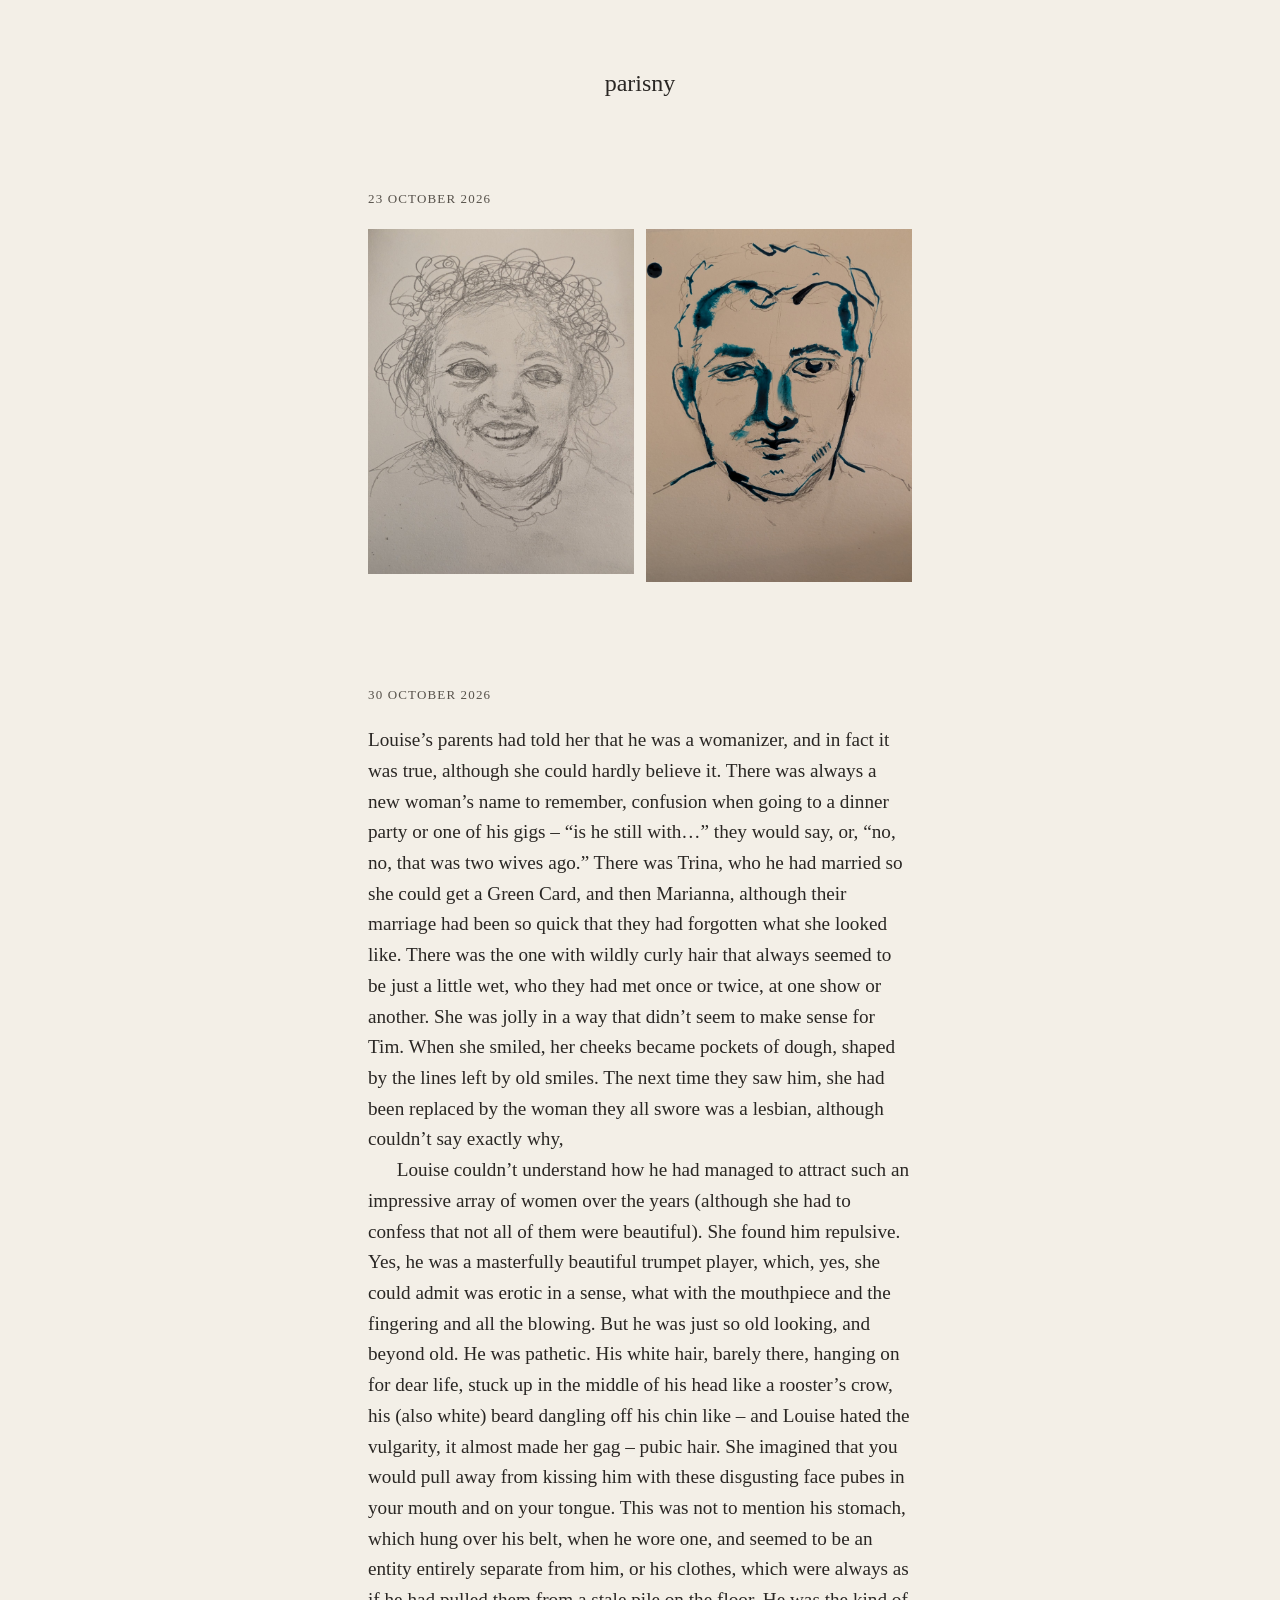
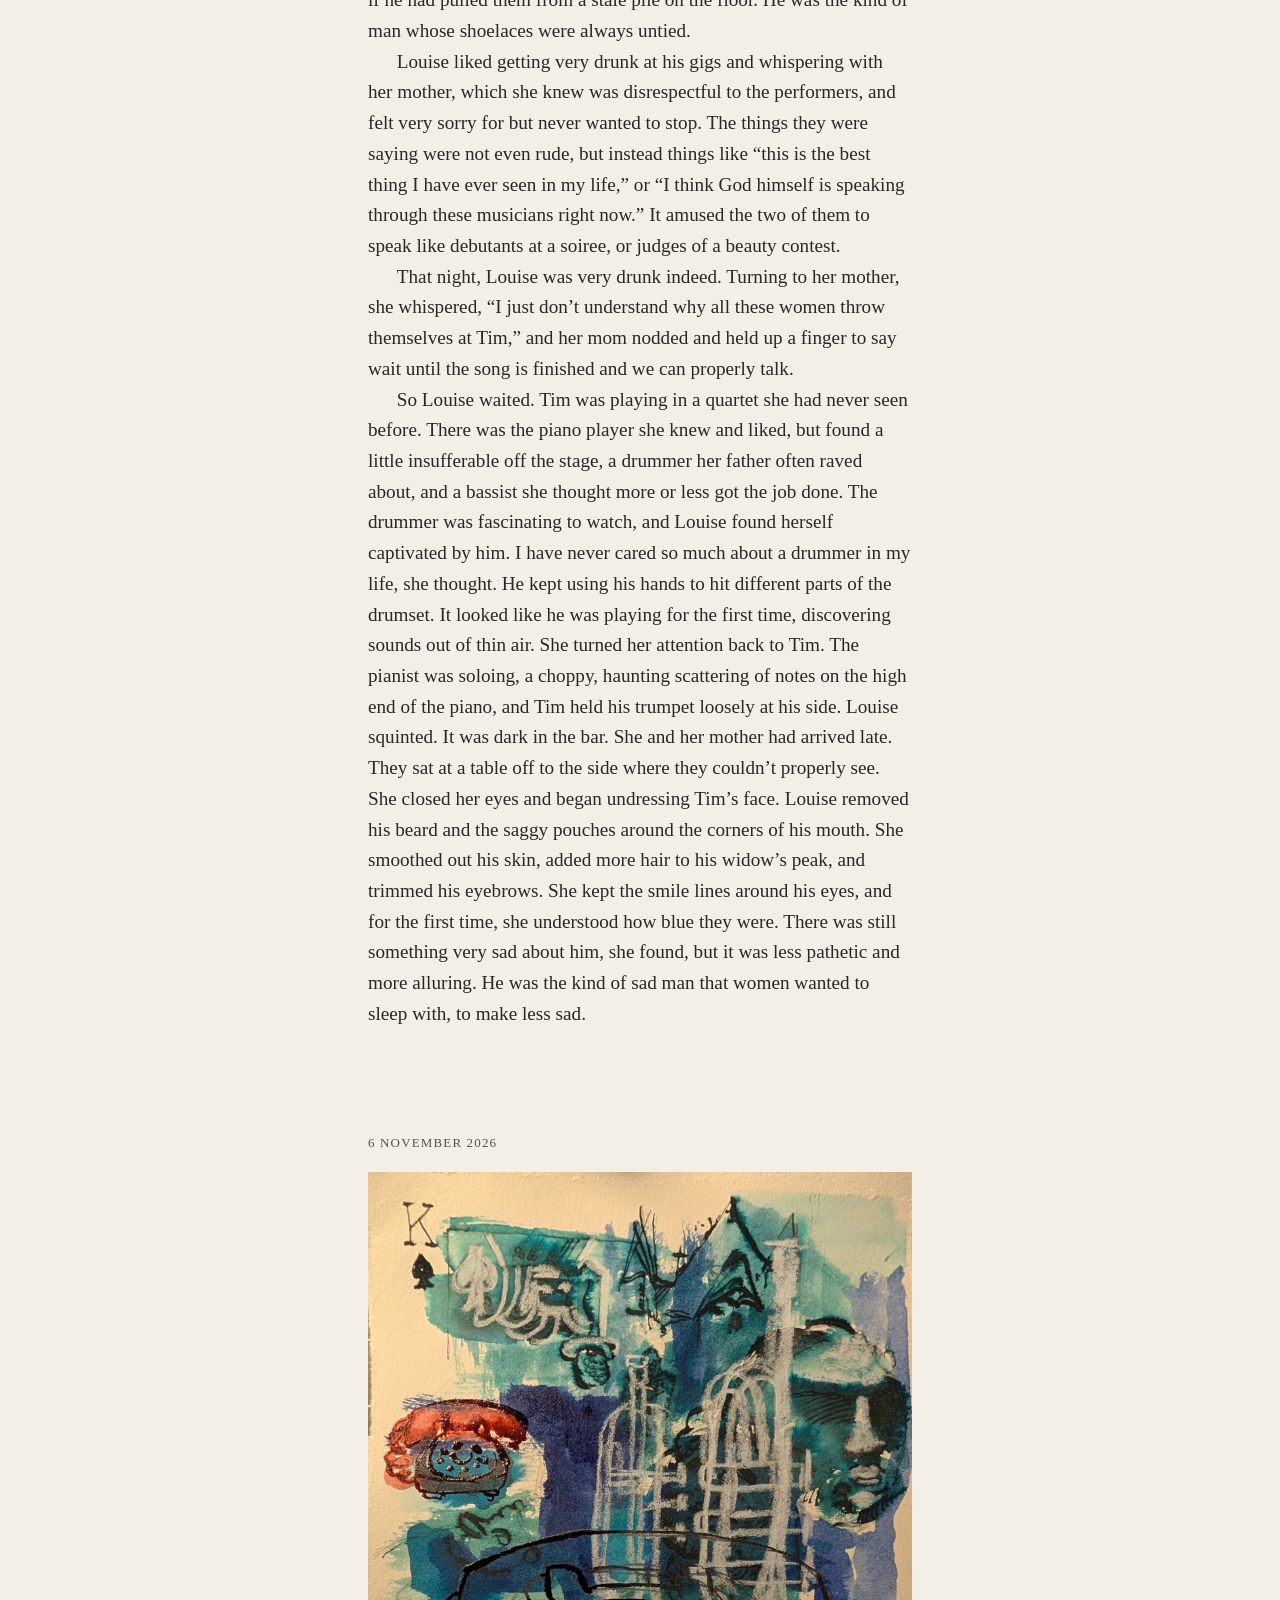
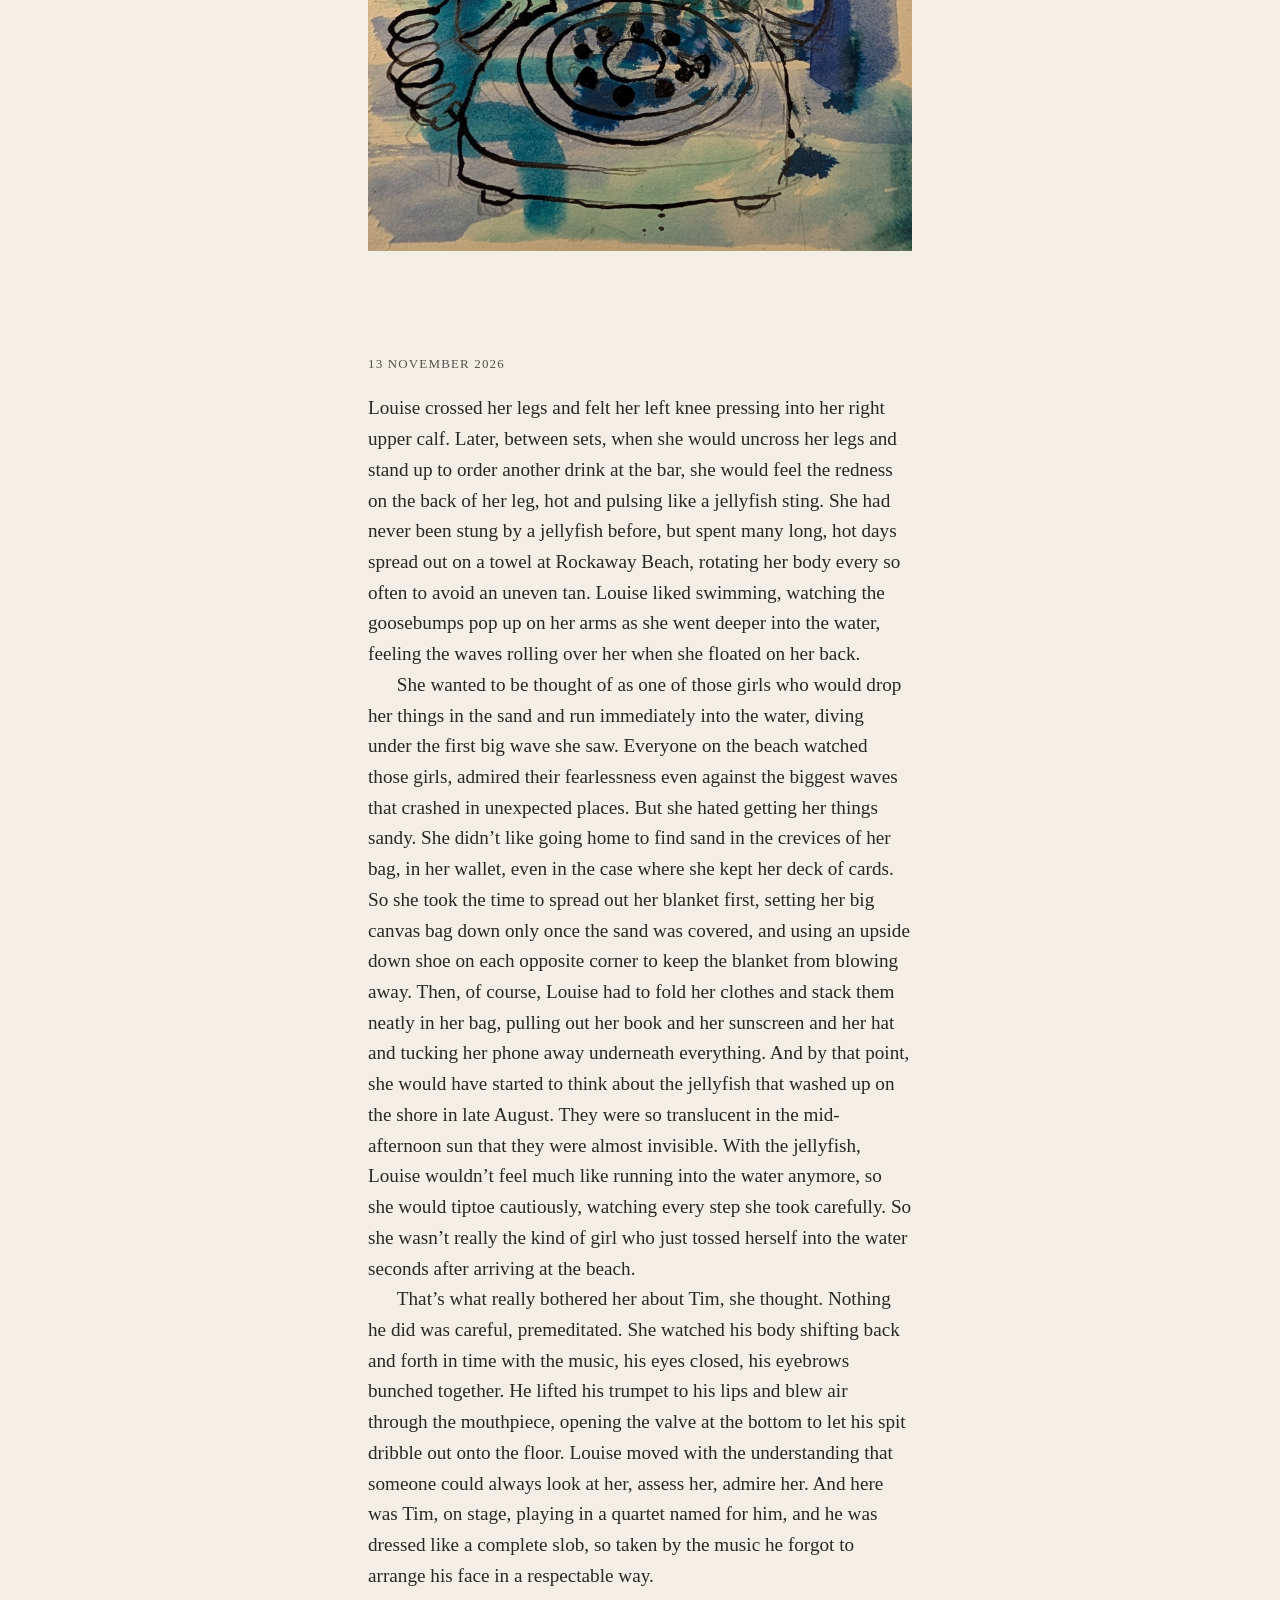
<file: docs/index.html>
<!doctype html>
<html lang="en">
<head>
  <meta charset="utf-8">
  <meta name="viewport" content="width=device-width, initial-scale=1">
  <title>parisny</title>
  <meta name="description" content="A correspondence in drawings and words.">
  <link rel="stylesheet" href="style.css">
</head>
<body>
  <header>
    <h1>parisny</h1>
  </header>

  <main>
    <article class="drawing pair">
  <time datetime="2026-10-23">23 October 2026</time>
  <div class="pair-images">
    <img src="pages/2026-10-23-a.jpg" alt="Drawing, 23 October 2026" loading="lazy">
    <img src="pages/2026-10-23-b.jpg" alt="Drawing, 23 October 2026" loading="lazy">
  </div>
</article>

<article class="passage">
  <time datetime="2026-10-30">30 October 2026</time>
  <p>Louise’s parents had told her that he was a womanizer, and in fact it was true, although she could hardly believe it. There was always a new woman’s name to remember, confusion when going to a dinner party or one of his gigs – “is he still with…” they would say, or, “no, no, that was two wives ago.” There was Trina, who he had married so she could get a Green Card, and then Marianna, although their marriage had been so quick that they had forgotten what she looked like. There was the one with wildly curly hair that always seemed to be just a little wet, who they had met once or twice, at one show or another. She was jolly in a way that didn’t seem to make sense for Tim. When she smiled, her cheeks became pockets of dough, shaped by the lines left by old smiles. The next time they saw him, she had been replaced by the woman they all swore was a lesbian, although couldn’t say exactly why,</p>
  <p>Louise couldn’t understand how he had managed to attract such an impressive array of women over the years (although she had to confess that not all of them were beautiful). She found him repulsive. Yes, he was a masterfully beautiful trumpet player, which, yes, she could admit was erotic in a sense, what with the mouthpiece and the fingering and all the blowing. But he was just so old looking, and beyond old. He was pathetic. His white hair, barely there, hanging on for dear life, stuck up in the middle of his head like a rooster’s crow, his (also white) beard dangling off his chin like – and Louise hated the vulgarity, it almost made her gag – pubic hair. She imagined that you would pull away from kissing him with these disgusting face pubes in your mouth and on your tongue. This was not to mention his stomach, which hung over his belt, when he wore one, and seemed to be an entity entirely separate from him, or his clothes, which were always as if he had pulled them from a stale pile on the floor. He was the kind of man whose shoelaces were always untied.</p>
  <p>Louise liked getting very drunk at his gigs and whispering with her mother, which she knew was disrespectful to the performers, and felt very sorry for but never wanted to stop. The things they were saying were not even rude, but instead things like “this is the best thing I have ever seen in my life,” or “I think God himself is speaking through these musicians right now.” It amused the two of them to speak like debutants at a soiree, or judges of a beauty contest.</p>
  <p>That night, Louise was very drunk indeed. Turning to her mother, she whispered, “I just don’t understand why all these women throw themselves at Tim,” and her mom nodded and held up a finger to say wait until the song is finished and we can properly talk.</p>
  <p>So Louise waited. Tim was playing in a quartet she had never seen before. There was the piano player she knew and liked, but found a little insufferable off the stage, a drummer her father often raved about, and a bassist she thought more or less got the job done. The drummer was fascinating to watch, and Louise found herself captivated by him. I have never cared so much about a drummer in my life, she thought. He kept using his hands to hit different parts of the drumset. It looked like he was playing for the first time, discovering sounds out of thin air. She turned her attention back to Tim. The pianist was soloing, a choppy, haunting scattering of notes on the high end of the piano, and Tim held his trumpet loosely at his side. Louise squinted. It was dark in the bar. She and her mother had arrived late. They sat at a table off to the side where they couldn’t properly see. She closed her eyes and began undressing Tim’s face. Louise removed his beard and the saggy pouches around the corners of his mouth. She smoothed out his skin, added more hair to his widow’s peak, and trimmed his eyebrows. She kept the smile lines around his eyes, and for the first time, she understood how blue they were. There was still something very sad about him, she found, but it was less pathetic and more alluring. He was the kind of sad man that women wanted to sleep with, to make less sad.</p>
</article>

<article class="drawing">
  <time datetime="2026-11-06">6 November 2026</time>
  <img src="pages/2026-11-06.jpg" alt="Drawing, 6 November 2026" loading="lazy">
</article>

<article class="passage">
  <time datetime="2026-11-13">13 November 2026</time>
  <p>Louise crossed her legs and felt her left knee pressing into her right upper calf. Later, between sets, when she would uncross her legs and stand up to order another drink at the bar, she would feel the redness on the back of her leg, hot and pulsing like a jellyfish sting. She had never been stung by a jellyfish before, but spent many long, hot days spread out on a towel at Rockaway Beach, rotating her body every so often to avoid an uneven tan. Louise liked swimming, watching the goosebumps pop up on her arms as she went deeper into the water, feeling the waves rolling over her when she floated on her back.</p>
  <p>She wanted to be thought of as one of those girls who would drop her things in the sand and run immediately into the water, diving under the first big wave she saw. Everyone on the beach watched those girls, admired their fearlessness even against the biggest waves that crashed in unexpected places. But she hated getting her things sandy. She didn’t like going home to find sand in the crevices of her bag, in her wallet, even in the case where she kept her deck of cards. So she took the time to spread out her blanket first, setting her big canvas bag down only once the sand was covered, and using an upside down shoe on each opposite corner to keep the blanket from blowing away. Then, of course, Louise had to fold her clothes and stack them neatly in her bag, pulling out her book and her sunscreen and her hat and tucking her phone away underneath everything. And by that point, she would have started to think about the jellyfish that washed up on the shore in late August. They were so translucent in the mid-afternoon sun that they were almost invisible. With the jellyfish, Louise wouldn’t feel much like running into the water anymore, so she would tiptoe cautiously, watching every step she took carefully. So she wasn’t really the kind of girl who just tossed herself into the water seconds after arriving at the beach.</p>
  <p>That’s what really bothered her about Tim, she thought. Nothing he did was careful, premeditated. She watched his body shifting back and forth in time with the music, his eyes closed, his eyebrows bunched together. He lifted his trumpet to his lips and blew air through the mouthpiece, opening the valve at the bottom to let his spit dribble out onto the floor. Louise moved with the understanding that someone could always look at her, assess her, admire her. And here was Tim, on stage, playing in a quartet named for him, and he was dressed like a complete slob, so taken by the music he forgot to arrange his face in a respectable way.</p>
</article>
  </main>
</body>
</html>
</file>
<file: docs/style.css>
/* Type: Times New Roman, Maybelle's own font, already on readers' devices.
   No font files to load, and nothing sent to Google. */

:root {
  --paper: #f3efe7;
  --ink:   #2a2724;   /* warm near-black: 12.95:1 on paper */
  --quiet: #57524b;   /* dates: 6.75:1 on paper */
}

body {
  margin: 0;
  background: var(--paper);
  color: var(--ink);
  font-family: "Times New Roman", Times, serif;
  font-size: 1.2rem;
  line-height: 1.6;
}

header, main {
  max-width: 34rem;           /* about 65 characters a line */
  margin: 0 auto;
  padding: 0 1.25rem;
}

h1 {
  font-weight: 400;
  font-size: 1.5rem;
  text-align: center;
  margin: 4rem 0 5rem;
}

article {
  margin-bottom: 6rem;        /* room between letters */
}

time {
  display: block;
  font-variant-caps: all-small-caps;
  letter-spacing: 0.06em;
  color: var(--quiet);
  margin-bottom: 1rem;
}

img {
  display: block;
  width: 100%;
  height: auto;
}

p { margin: 0; }
p + p { text-indent: 1.5em; }  /* book-style paragraphs */

/* Drawings sent on the same day sit side by side */
.pair-images {
  display: grid;
  grid-auto-flow: column;   /* every drawing of the day in one row */
  grid-auto-columns: 1fr;   /* equal widths */
  gap: 0.75rem;
  align-items: start;
}
</file>
